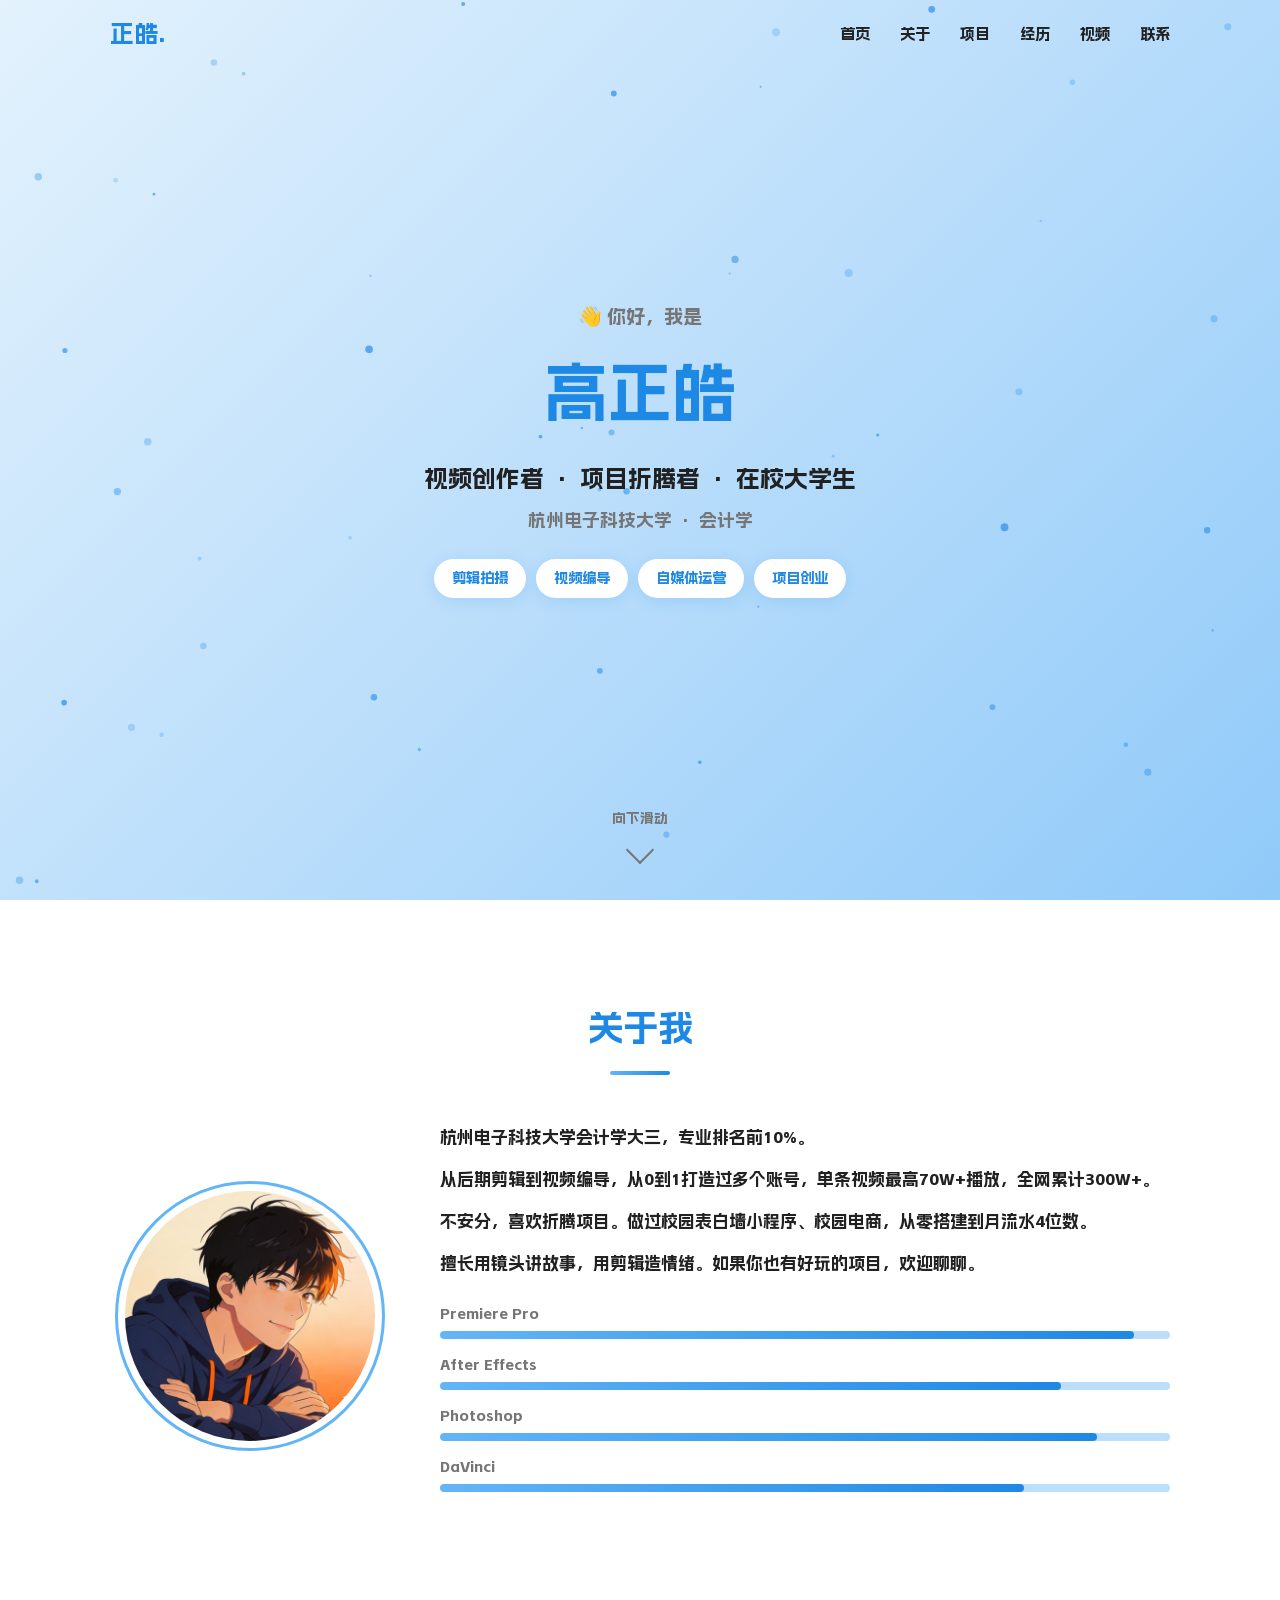
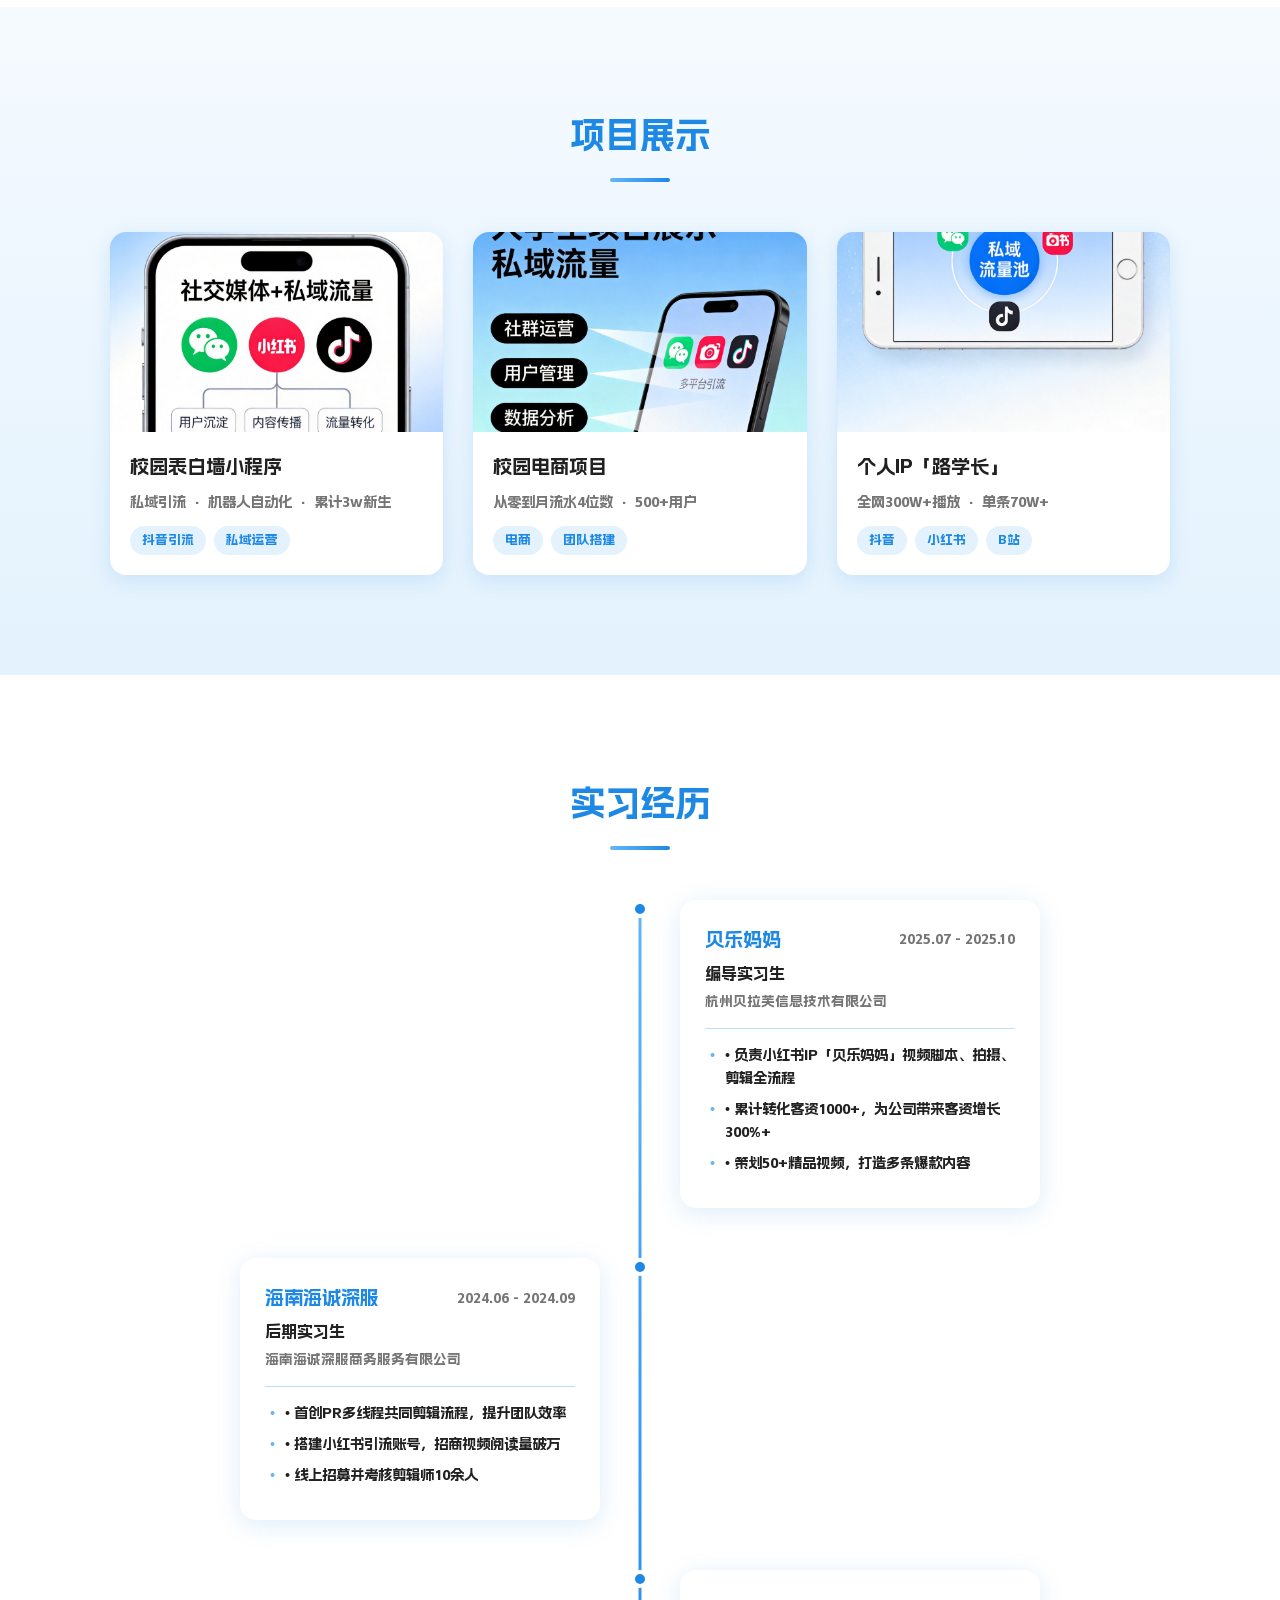
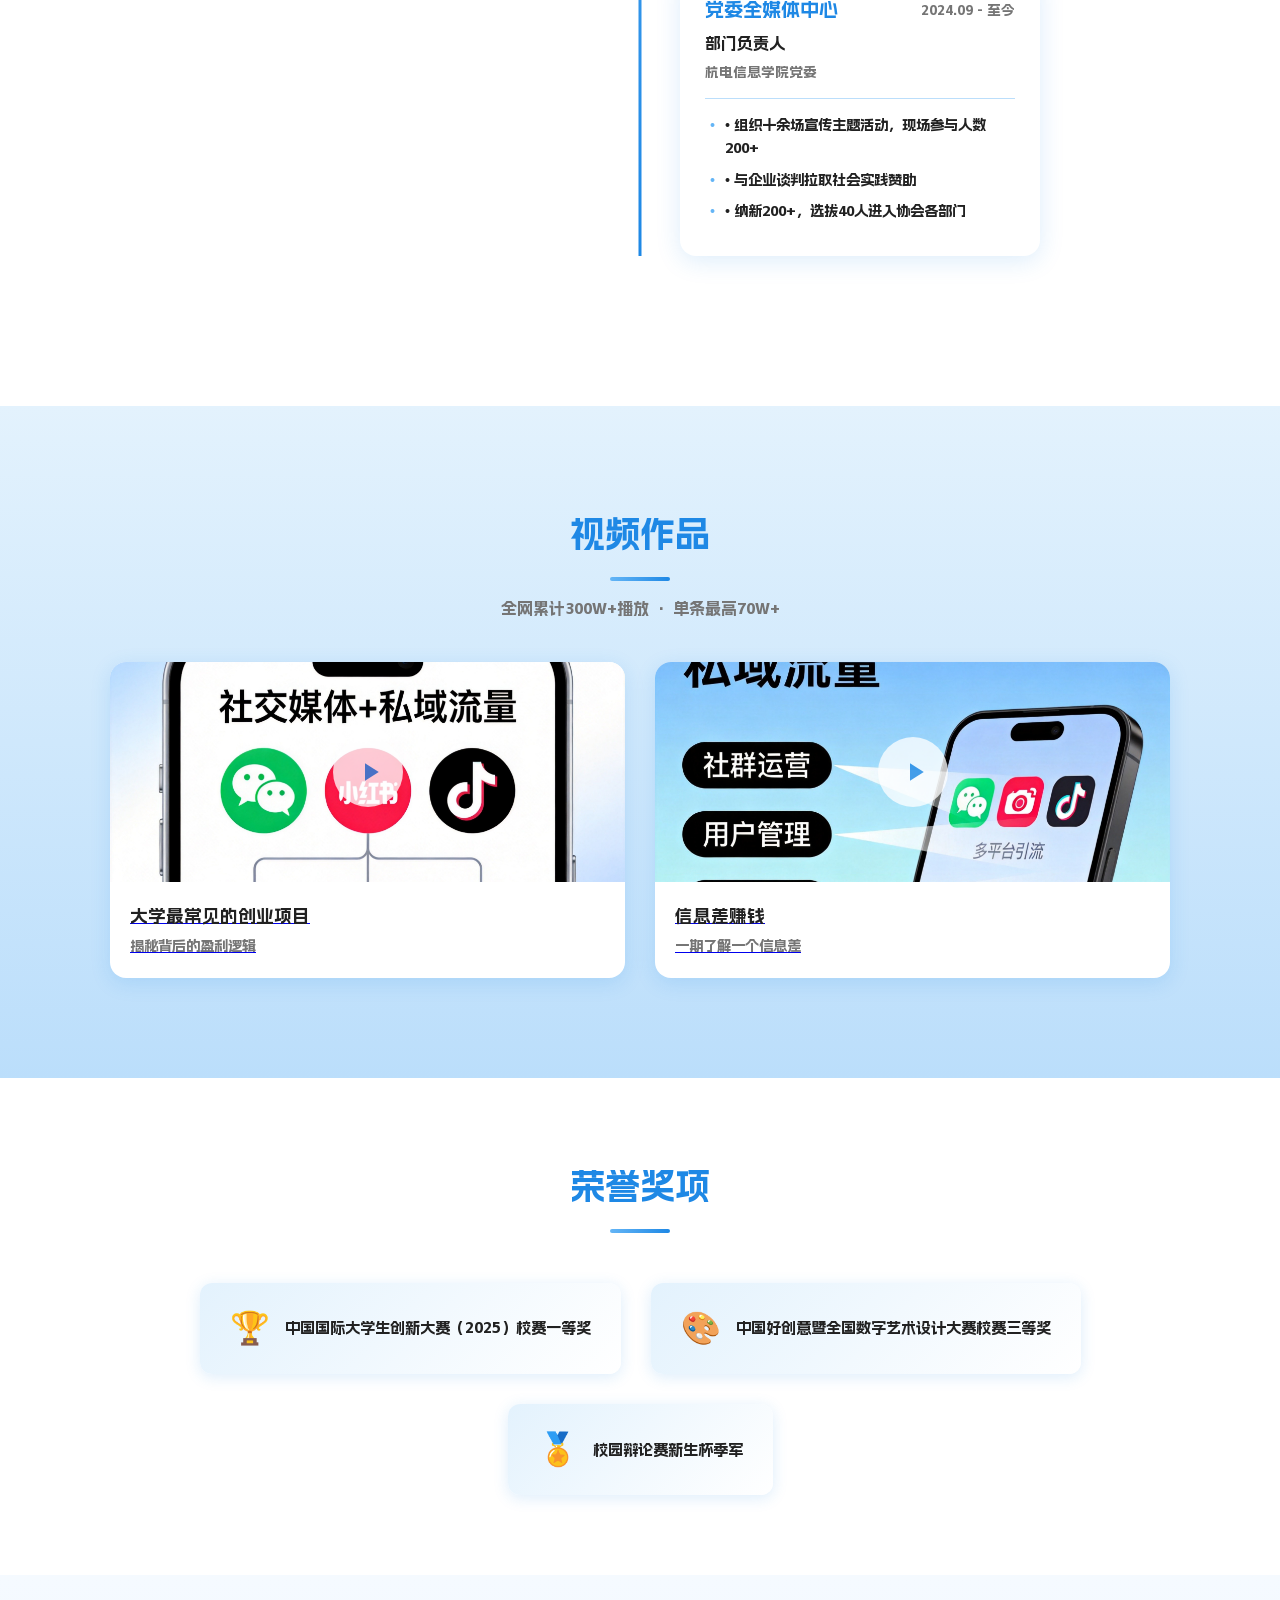
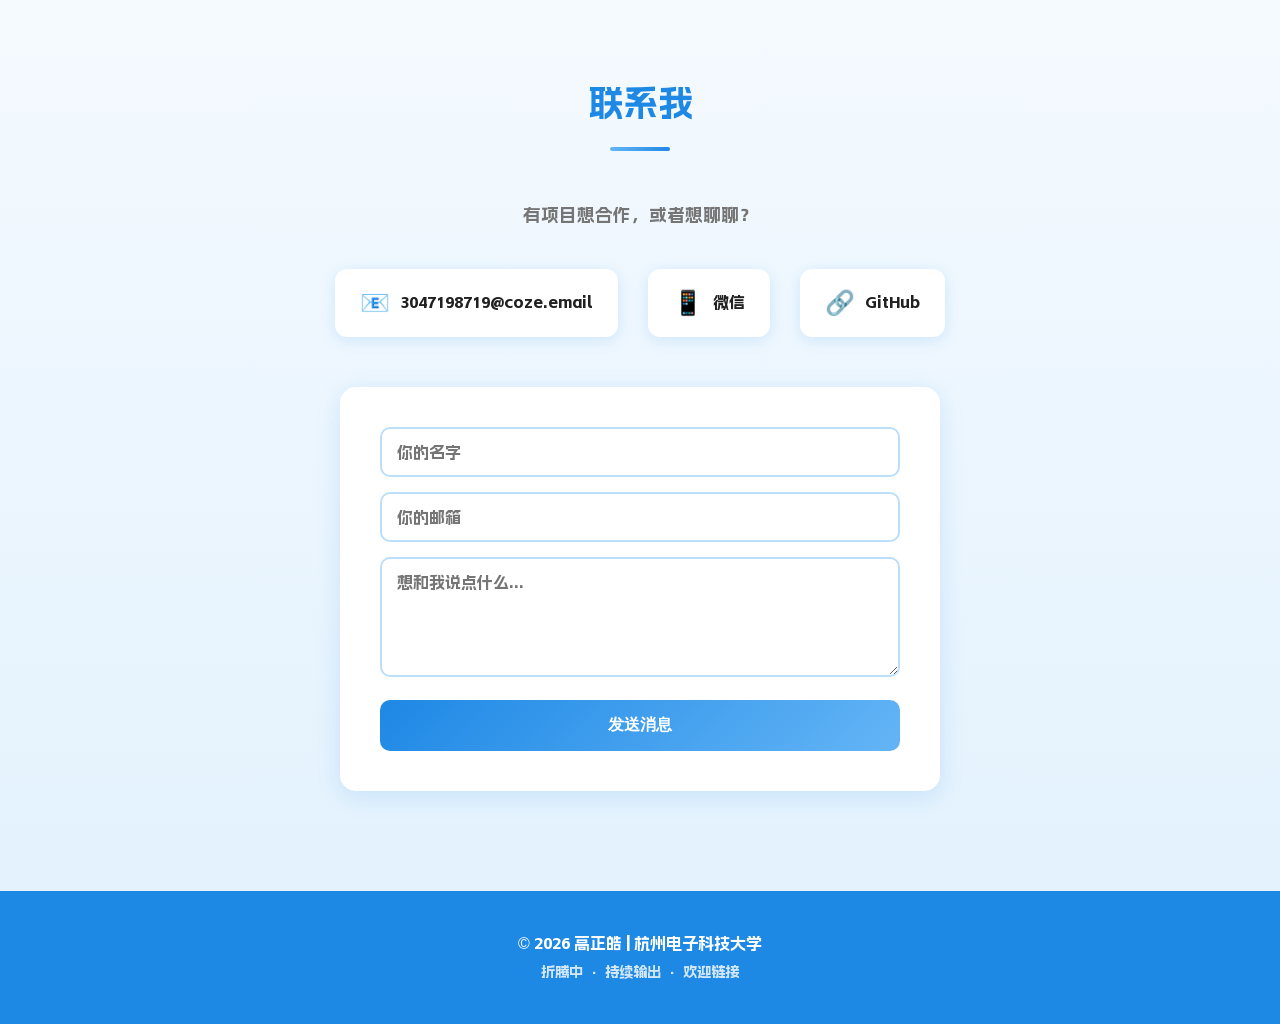
<file: 个人网站_v3/index.html>
<!DOCTYPE html>
<html lang="zh-CN">
<head>
    <meta charset="UTF-8">
    <meta name="viewport" content="width=device-width, initial-scale=1.0">
    <title>高正皓 | 视频创作者 & 项目折腾者</title>
    <link rel="stylesheet" href="css/style.css">
</head>
<body>
    <!-- 导航栏 -->
    <nav class="navbar" id="navbar">
        <div class="nav-container">
            <a href="#" class="nav-logo">正皓.</a>
            <ul class="nav-links">
                <li><a href="#home">首页</a></li>
                <li><a href="#about">关于</a></li>
                <li><a href="#projects">项目</a></li>
                <li><a href="#experience">经历</a></li>
                <li><a href="#videos">视频</a></li>
                <li><a href="#contact">联系</a></li>
            </ul>
            <div class="nav-toggle" id="navToggle">
                <span></span>
                <span></span>
                <span></span>
            </div>
        </div>
    </nav>

    <!-- Hero区 -->
    <section class="hero" id="home">
        <canvas id="particleCanvas"></canvas>
        <div class="hero-content">
            <p class="hero-greeting">👋 你好，我是</p>
            <h1 class="hero-name">高正皓</h1>
            <p class="hero-desc">视频创作者 · 项目折腾者 · 在校大学生</p>
            <p class="hero-sub">杭州电子科技大学 · 会计学</p>
            <div class="hero-tags">
                <span class="tag">剪辑拍摄</span>
                <span class="tag">视频编导</span>
                <span class="tag">自媒体运营</span>
                <span class="tag">项目创业</span>
            </div>
        </div>
        <a href="#about" class="scroll-down">
            <span>向下滑动</span>
            <div class="arrow"></div>
        </a>
    </section>

    <!-- 关于我 -->
    <section class="about" id="about">
        <div class="container">
            <h2 class="section-title">关于我</h2>
            <div class="about-content">
                <div class="about-avatar">
                    <img src="img/avatar.jpg" alt="头像">
                    <div class="avatar-ring"></div>
                </div>
                <div class="about-text">
                    <p>杭州电子科技大学会计学大三，专业排名前10%。</p>
                    <p>从后期剪辑到视频编导，从0到1打造过多个账号，单条视频最高70W+播放，全网累计300W+。</p>
                    <p>不安分，喜欢折腾项目。做过校园表白墙小程序、校园电商，从零搭建到月流水4位数。</p>
                    <p>擅长用镜头讲故事，用剪辑造情绪。如果你也有好玩的项目，欢迎聊聊。</p>
                    <div class="about-skills">
                        <div class="skill-item">
                            <span class="skill-name">Premiere Pro</span>
                            <div class="skill-bar"><div class="skill-fill" style="width: 95%"></div></div>
                        </div>
                        <div class="skill-item">
                            <span class="skill-name">After Effects</span>
                            <div class="skill-bar"><div class="skill-fill" style="width: 85%"></div></div>
                        </div>
                        <div class="skill-item">
                            <span class="skill-name">Photoshop</span>
                            <div class="skill-bar"><div class="skill-fill" style="width: 90%"></div></div>
                        </div>
                        <div class="skill-item">
                            <span class="skill-name">DaVinci</span>
                            <div class="skill-bar"><div class="skill-fill" style="width: 80%"></div></div>
                        </div>
                    </div>
                </div>
            </div>
        </div>
    </section>

    <!-- 项目展示 -->
    <section class="projects" id="projects">
        <div class="container">
            <h2 class="section-title">项目展示</h2>
            <div class="projects-grid">
                <a href="projects/wall.html" class="project-card">
                    <div class="project-cover">
                        <img src="img/project1.jpg" alt="校园表白墙" onerror="this.style.background='#E3F2FD'" style="object-fit:cover;width:100%;height:100%;">
                        <div class="project-overlay">
                            <span class="view-btn">查看详情 →</span>
                        </div>
                    </div>
                    <div class="project-info">
                        <h3>校园表白墙小程序</h3>
                        <p>私域引流 · 机器人自动化 · 累计3w新生</p>
                        <div class="project-tags">
                            <span>抖音引流</span>
                            <span>私域运营</span>
                        </div>
                    </div>
                </a>
                <a href="projects/ecommerce.html" class="project-card">
                    <div class="project-cover">
                        <img src="img/project2.jpg" alt="校园电商" onerror="this.style.background='#BBDEFB'" style="object-fit:cover;width:100%;height:100%;">
                        <div class="project-overlay">
                            <span class="view-btn">查看详情 →</span>
                        </div>
                    </div>
                    <div class="project-info">
                        <h3>校园电商项目</h3>
                        <p>从零到月流水4位数 · 500+用户</p>
                        <div class="project-tags">
                            <span>电商</span>
                            <span>团队搭建</span>
                        </div>
                    </div>
                </a>
                <a href="projects/luxun.html" class="project-card">
                    <div class="project-cover">
                        <img src="img/project3.jpg" alt="路学长IP" onerror="this.style.background='#90CAF9'" style="object-fit:cover;width:100%;height:100%;">
                        <div class="project-overlay">
                            <span class="view-btn">查看详情 →</span>
                        </div>
                    </div>
                    <div class="project-info">
                        <h3>个人IP「路学长」</h3>
                        <p>全网300W+播放 · 单条70W+</p>
                        <div class="project-tags">
                            <span>抖音</span>
                            <span>小红书</span>
                            <span>B站</span>
                        </div>
                    </div>
                </a>
            </div>
        </div>
    </section>

    <!-- 实习经历 -->
    <section class="experience" id="experience">
        <div class="container">
            <h2 class="section-title">实习经历</h2>
            <div class="timeline">
                <div class="timeline-item">
                    <div class="timeline-dot"></div>
                    <div class="timeline-content">
                        <div class="timeline-header">
                            <h3>贝乐妈妈</h3>
                            <span class="timeline-date">2025.07 - 2025.10</span>
                        </div>
                        <h4>编导实习生</h4>
                        <p class="timeline-company">杭州贝拉芙信息技术有限公司</p>
                        <div class="timeline-details">
                            <p>• 负责小红书IP「贝乐妈妈」视频脚本、拍摄、剪辑全流程</p>
                            <p>• 累计转化客资1000+，为公司带来客资增长300%+</p>
                            <p>• 策划50+精品视频，打造多条爆款内容</p>
                        </div>
                    </div>
                </div>
                <div class="timeline-item">
                    <div class="timeline-dot"></div>
                    <div class="timeline-content">
                        <div class="timeline-header">
                            <h3>海南海诚深服</h3>
                            <span class="timeline-date">2024.06 - 2024.09</span>
                        </div>
                        <h4>后期实习生</h4>
                        <p class="timeline-company">海南海诚深服商务服务有限公司</p>
                        <div class="timeline-details">
                            <p>• 首创PR多线程共同剪辑流程，提升团队效率</p>
                            <p>• 搭建小红书引流账号，招商视频阅读量破万</p>
                            <p>• 线上招募并考核剪辑师10余人</p>
                        </div>
                    </div>
                </div>
                <div class="timeline-item">
                    <div class="timeline-dot"></div>
                    <div class="timeline-content">
                        <div class="timeline-header">
                            <h3>党委全媒体中心</h3>
                            <span class="timeline-date">2024.09 - 至今</span>
                        </div>
                        <h4>部门负责人</h4>
                        <p class="timeline-company">杭电信息学院党委</p>
                        <div class="timeline-details">
                            <p>• 组织十余场宣传主题活动，现场参与人数200+</p>
                            <p>• 与企业谈判拉取社会实践赞助</p>
                            <p>• 纳新200+，选拔40人进入协会各部门</p>
                        </div>
                    </div>
                </div>
            </div>
        </div>
    </section>

    <!-- 视频作品 -->
    <section class="videos" id="videos">
        <div class="container">
            <h2 class="section-title">视频作品</h2>
            <p class="section-sub">全网累计300W+播放 · 单条最高70W+</p>
            <div class="videos-grid">
                <a href="https://www.douyin.com/video/7561326573895437583" target="_blank" class="video-card">
                    <div class="video-cover">
                        <img src="img/video1.jpg" alt="视频封面1" onerror="this.style.display='none'">
                        <div class="video-play">
                            <svg viewBox="0 0 24 24"><path d="M8 5v14l11-7z"/></svg>
                        </div>
                    </div>
                    <div class="video-info">
                        <h3>大学最常见的创业项目</h3>
                        <p>揭秘背后的盈利逻辑</p>
                    </div>
                </a>
                <a href="https://www.douyin.com/video/7614784455487655210" target="_blank" class="video-card">
                    <div class="video-cover">
                        <img src="img/video2.jpg" alt="视频封面2" onerror="this.style.display='none'">
                        <div class="video-play">
                            <svg viewBox="0 0 24 24"><path d="M8 5v14l11-7z"/></svg>
                        </div>
                    </div>
                    <div class="video-info">
                        <h3>信息差赚钱</h3>
                        <p>一期了解一个信息差</p>
                    </div>
                </a>
            </div>
        </div>
    </section>

    <!-- 荣誉奖项 -->
    <section class="awards" id="awards">
        <div class="container">
            <h2 class="section-title">荣誉奖项</h2>
            <div class="awards-grid">
                <div class="award-item">
                    <span class="award-icon">🏆</span>
                    <span class="award-text">中国国际大学生创新大赛（2025）校赛一等奖</span>
                </div>
                <div class="award-item">
                    <span class="award-icon">🎨</span>
                    <span class="award-text">中国好创意暨全国数字艺术设计大赛校赛三等奖</span>
                </div>
                <div class="award-item">
                    <span class="award-icon">🏅</span>
                    <span class="award-text">校园辩论赛新生杯季军</span>
                </div>
            </div>
        </div>
    </section>

    <!-- 联系 -->
    <section class="contact" id="contact">
        <div class="container">
            <h2 class="section-title">联系我</h2>
            <p class="contact-sub">有项目想合作，或者想聊聊？</p>
            <div class="contact-links">
                <a href="mailto:3047198719@coze.email" class="contact-item">
                    <span class="contact-icon">📧</span>
                    <span>3047198719@coze.email</span>
                </a>
                <a href="#" class="contact-item">
                    <span class="contact-icon">📱</span>
                    <span>微信</span>
                </a>
                <a href="#" class="contact-item">
                    <span class="contact-icon">🔗</span>
                    <span>GitHub</span>
                </a>
            </div>
            <form class="contact-form" id="contactForm">
                <input type="text" placeholder="你的名字" required>
                <input type="email" placeholder="你的邮箱" required>
                <textarea placeholder="想和我说点什么..." rows="4" required></textarea>
                <button type="submit" class="submit-btn">发送消息</button>
            </form>
        </div>
    </section>

    <!-- 页脚 -->
    <footer>
        <div class="container">
            <p>© 2026 高正皓 | 杭州电子科技大学</p>
            <p class="footer-sub">折腾中 · 持续输出 · 欢迎链接</p>
        </div>
    </footer>

    <!-- 视频播放器弹窗 -->
    <div class="video-modal" id="videoModal">
        <div class="modal-content">
            <button class="modal-close" id="modalClose">×</button>
            <div class="video-player" id="videoPlayer"></div>
        </div>
    </div>

    <script src="js/main.js"></script>
</body>
</html>
</file>
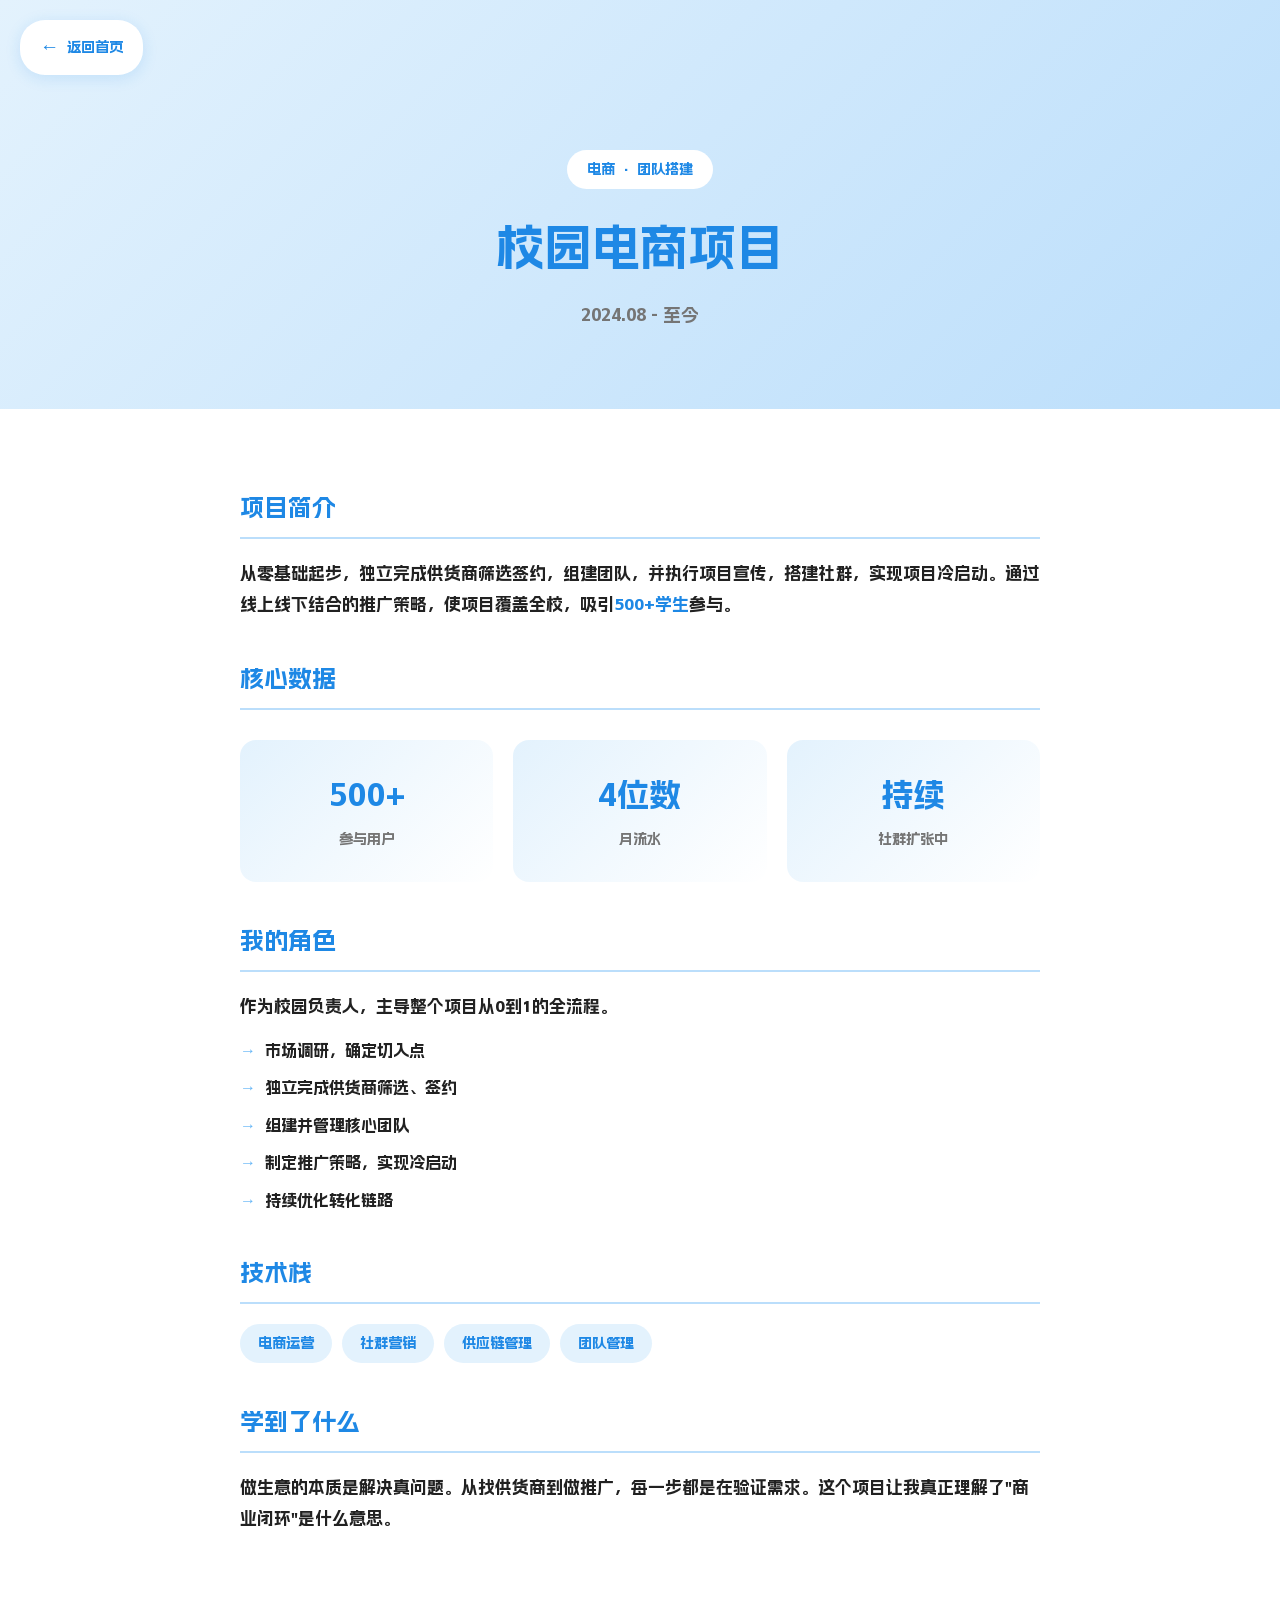
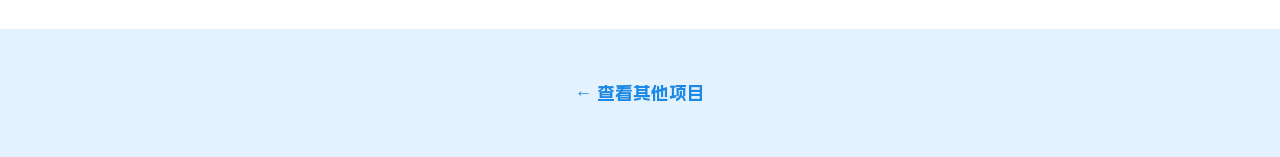
<file: 个人网站_v3/projects/ecommerce.html>
<!DOCTYPE html>
<html lang="zh-CN">
<head>
    <meta charset="UTF-8">
    <meta name="viewport" content="width=device-width, initial-scale=1.0">
    <title>校园电商项目 | 高正皓</title>
    <link rel="stylesheet" href="../css/style.css">
    <link rel="stylesheet" href="../css/project-detail.css">
</head>
<body>
    <a href="../index.html" class="back-btn">
        <span>←</span> 返回首页
    </a>

    <section class="project-hero">
        <div class="container">
            <span class="project-tag">电商 · 团队搭建</span>
            <h1>校园电商项目</h1>
            <p class="project-date">2024.08 - 至今</p>
        </div>
    </section>

    <section class="project-content">
        <div class="container">
            <div class="project-main">
                <h2>项目简介</h2>
                <p>从零基础起步，独立完成供货商筛选签约，组建团队，并执行项目宣传，搭建社群，实现项目冷启动。通过线上线下结合的推广策略，使项目覆盖全校，吸引<span class="highlight">500+学生</span>参与。</p>

                <h2>核心数据</h2>
                <div class="highlights">
                    <div class="highlight-item">
                        <span class="highlight-num">500+</span>
                        <span class="highlight-label">参与用户</span>
                    </div>
                    <div class="highlight-item">
                        <span class="highlight-num">4位数</span>
                        <span class="highlight-label">月流水</span>
                    </div>
                    <div class="highlight-item">
                        <span class="highlight-num">持续</span>
                        <span class="highlight-label">社群扩张中</span>
                    </div>
                </div>

                <h2>我的角色</h2>
                <p>作为校园负责人，主导整个项目从0到1的全流程。</p>
                <ul class="role-list">
                    <li>市场调研，确定切入点</li>
                    <li>独立完成供货商筛选、签约</li>
                    <li>组建并管理核心团队</li>
                    <li>制定推广策略，实现冷启动</li>
                    <li>持续优化转化链路</li>
                </ul>

                <h2>技术栈</h2>
                <div class="tech-stack">
                    <span>电商运营</span>
                    <span>社群营销</span>
                    <span>供应链管理</span>
                    <span>团队管理</span>
                </div>

                <h2>学到了什么</h2>
                <p>做生意的本质是解决真问题。从找供货商到做推广，每一步都是在验证需求。这个项目让我真正理解了"商业闭环"是什么意思。</p>
            </div>
        </div>
    </section>

    <footer class="project-footer">
        <div class="container">
            <a href="../index.html#projects" class="more-projects">
                ← 查看其他项目
            </a>
        </div>
    </footer>
</body>
</html>
</file>
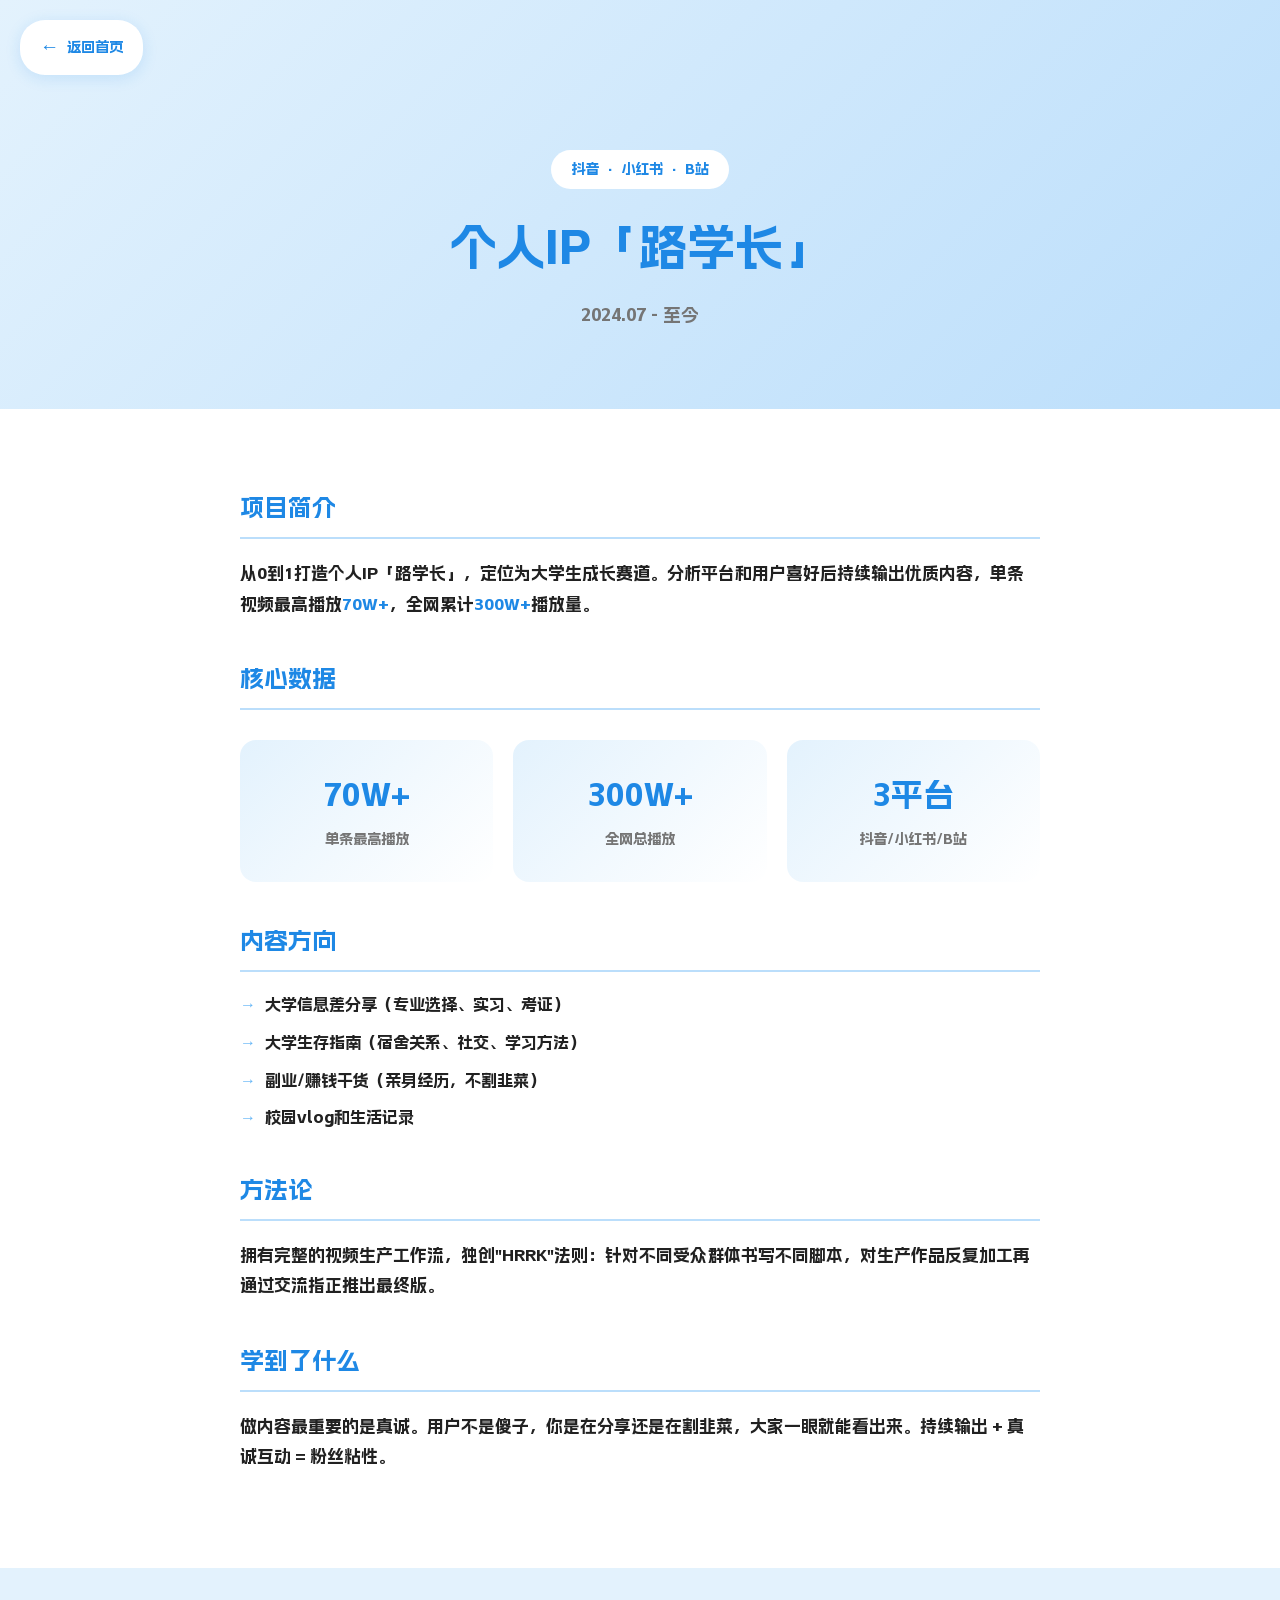
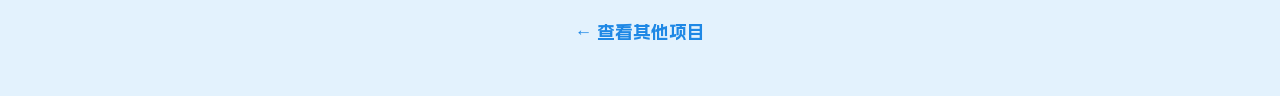
<file: 个人网站_v3/projects/luxun.html>
<!DOCTYPE html>
<html lang="zh-CN">
<head>
    <meta charset="UTF-8">
    <meta name="viewport" content="width=device-width, initial-scale=1.0">
    <title>个人IP「路学长」 | 高正皓</title>
    <link rel="stylesheet" href="../css/style.css">
    <link rel="stylesheet" href="../css/project-detail.css">
</head>
<body>
    <a href="../index.html" class="back-btn">
        <span>←</span> 返回首页
    </a>

    <section class="project-hero">
        <div class="container">
            <span class="project-tag">抖音 · 小红书 · B站</span>
            <h1>个人IP「路学长」</h1>
            <p class="project-date">2024.07 - 至今</p>
        </div>
    </section>

    <section class="project-content">
        <div class="container">
            <div class="project-main">
                <h2>项目简介</h2>
                <p>从0到1打造个人IP「路学长」，定位为大学生成长赛道。分析平台和用户喜好后持续输出优质内容，单条视频最高播放<span class="highlight">70W+</span>，全网累计<span class="highlight">300W+</span>播放量。</p>

                <h2>核心数据</h2>
                <div class="highlights">
                    <div class="highlight-item">
                        <span class="highlight-num">70W+</span>
                        <span class="highlight-label">单条最高播放</span>
                    </div>
                    <div class="highlight-item">
                        <span class="highlight-num">300W+</span>
                        <span class="highlight-label">全网总播放</span>
                    </div>
                    <div class="highlight-item">
                        <span class="highlight-num">3平台</span>
                        <span class="highlight-label">抖音/小红书/B站</span>
                    </div>
                </div>

                <h2>内容方向</h2>
                <ul class="role-list">
                    <li>大学信息差分享（专业选择、实习、考证）</li>
                    <li>大学生存指南（宿舍关系、社交、学习方法）</li>
                    <li>副业/赚钱干货（亲身经历，不割韭菜）</li>
                    <li>校园vlog和生活记录</li>
                </ul>

                <h2>方法论</h2>
                <p>拥有完整的视频生产工作流，独创"HRRK"法则：针对不同受众群体书写不同脚本，对生产作品反复加工再通过交流指正推出最终版。</p>

                <h2>学到了什么</h2>
                <p>做内容最重要的是真诚。用户不是傻子，你是在分享还是在割韭菜，大家一眼就能看出来。持续输出 + 真诚互动 = 粉丝粘性。</p>
            </div>
        </div>
    </section>

    <footer class="project-footer">
        <div class="container">
            <a href="../index.html#projects" class="more-projects">
                ← 查看其他项目
            </a>
        </div>
    </footer>
</body>
</html>
</file>
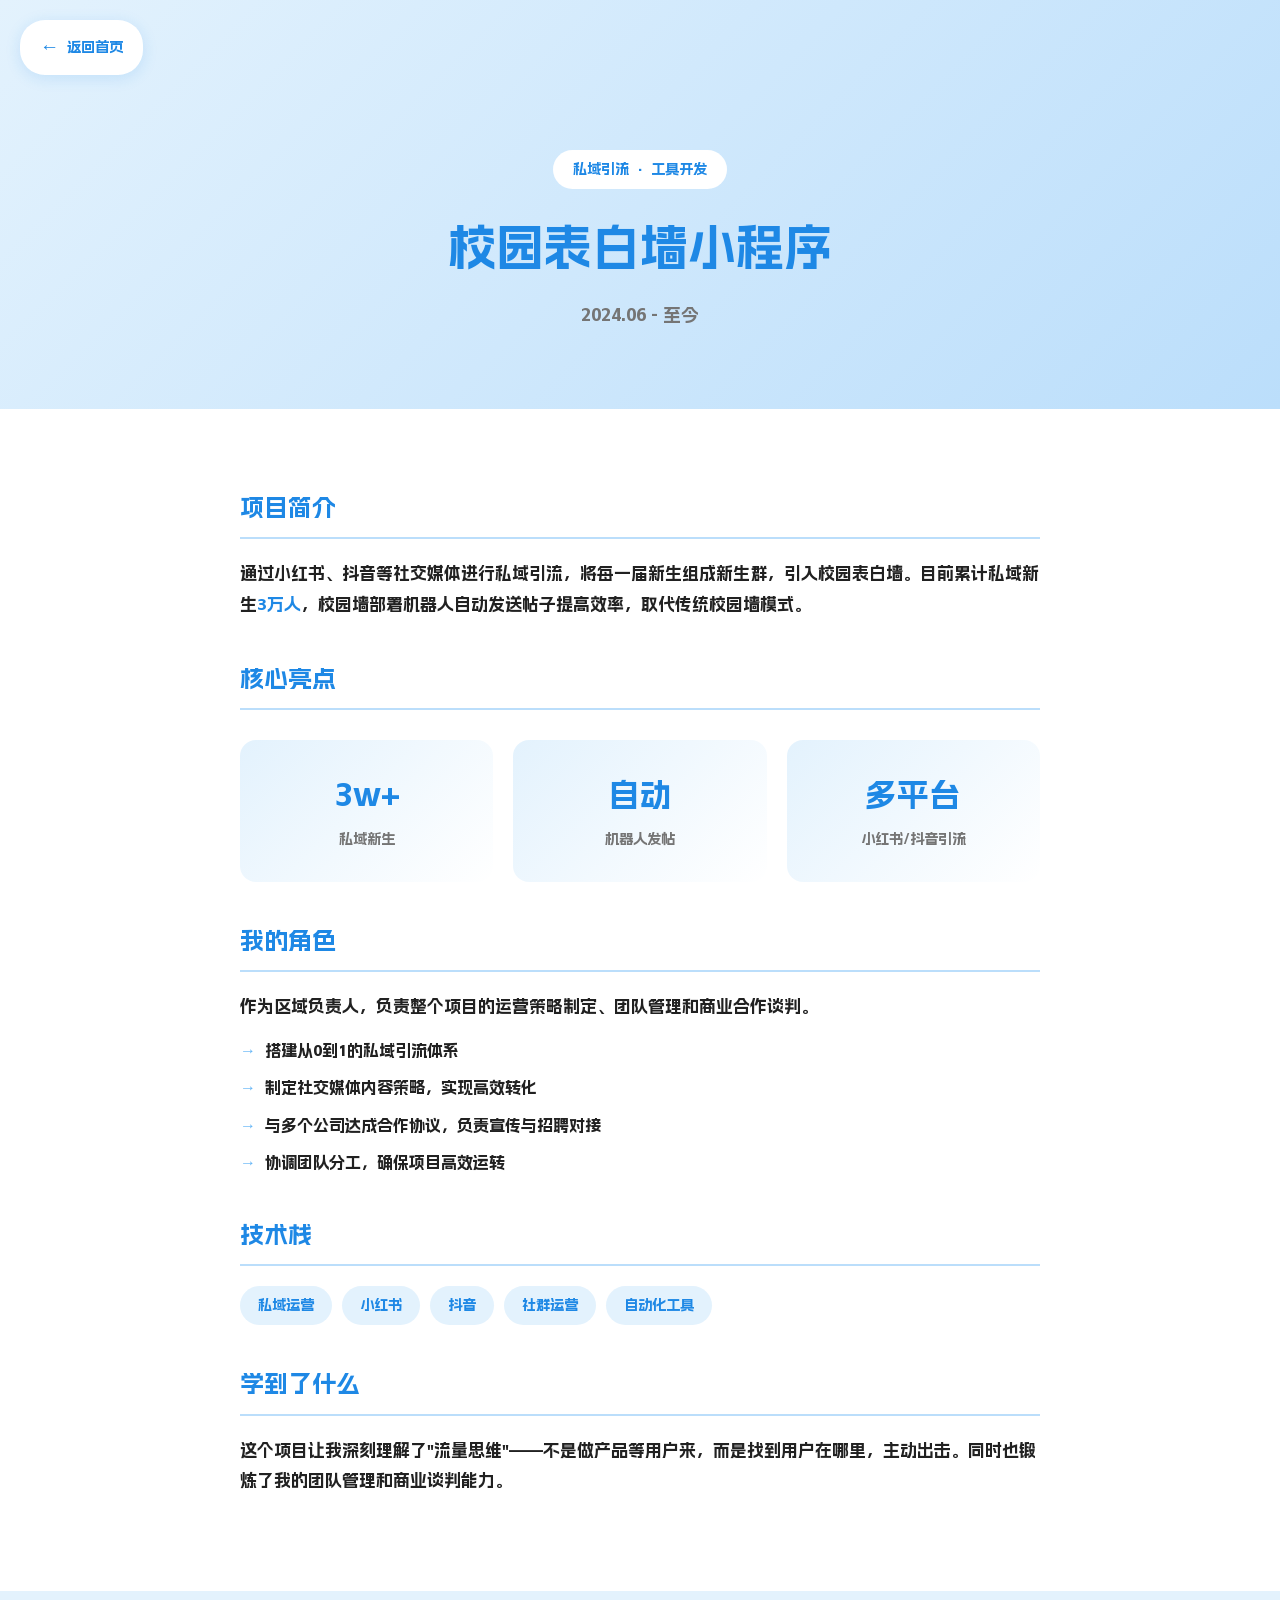
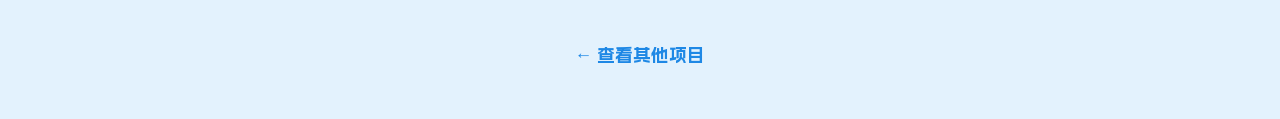
<file: 个人网站_v3/projects/wall.html>
<!DOCTYPE html>
<html lang="zh-CN">
<head>
    <meta charset="UTF-8">
    <meta name="viewport" content="width=device-width, initial-scale=1.0">
    <title>校园表白墙小程序 | 高正皓</title>
    <link rel="stylesheet" href="../css/style.css">
    <link rel="stylesheet" href="../css/project-detail.css">
</head>
<body>
    <a href="../index.html" class="back-btn">
        <span>←</span> 返回首页
    </a>

    <section class="project-hero">
        <div class="container">
            <span class="project-tag">私域引流 · 工具开发</span>
            <h1>校园表白墙小程序</h1>
            <p class="project-date">2024.06 - 至今</p>
        </div>
    </section>

    <section class="project-content">
        <div class="container">
            <div class="project-main">
                <h2>项目简介</h2>
                <p>通过小红书、抖音等社交媒体进行私域引流，将每一届新生组成新生群，引入校园表白墙。目前累计私域新生<span class="highlight">3万人</span>，校园墙部署机器人自动发送帖子提高效率，取代传统校园墙模式。</p>

                <h2>核心亮点</h2>
                <div class="highlights">
                    <div class="highlight-item">
                        <span class="highlight-num">3w+</span>
                        <span class="highlight-label">私域新生</span>
                    </div>
                    <div class="highlight-item">
                        <span class="highlight-num">自动</span>
                        <span class="highlight-label">机器人发帖</span>
                    </div>
                    <div class="highlight-item">
                        <span class="highlight-num">多平台</span>
                        <span class="highlight-label">小红书/抖音引流</span>
                    </div>
                </div>

                <h2>我的角色</h2>
                <p>作为区域负责人，负责整个项目的运营策略制定、团队管理和商业合作谈判。</p>
                <ul class="role-list">
                    <li>搭建从0到1的私域引流体系</li>
                    <li>制定社交媒体内容策略，实现高效转化</li>
                    <li>与多个公司达成合作协议，负责宣传与招聘对接</li>
                    <li>协调团队分工，确保项目高效运转</li>
                </ul>

                <h2>技术栈</h2>
                <div class="tech-stack">
                    <span>私域运营</span>
                    <span>小红书</span>
                    <span>抖音</span>
                    <span>社群运营</span>
                    <span>自动化工具</span>
                </div>

                <h2>学到了什么</h2>
                <p>这个项目让我深刻理解了"流量思维"——不是做产品等用户来，而是找到用户在哪里，主动出击。同时也锻炼了我的团队管理和商业谈判能力。</p>
            </div>
        </div>
    </section>

    <footer class="project-footer">
        <div class="container">
            <a href="../index.html#projects" class="more-projects">
                ← 查看其他项目
            </a>
        </div>
    </footer>
</body>
</html>
</file>
<file: 个人网站_v3/css/style.css>
/* ===== 字体引入 ===== */
@font-face {
    font-family: 'ChuangKeJinGang';
    src: url('ALIMAMASHUHEITI_1778431082584_0_jgjg.ttf') format('truetype');
    font-weight: normal;
    font-style: normal;
}

/* ===== 全局样式 ===== */
* {
    margin: 0;
    padding: 0;
    box-sizing: border-box;
}

:root {
    --primary: #E3F2FD;
    --primary-light: #BBDEFB;
    --primary-dark: #1E88E5;
    --accent: #64B5F6;
    --text: #212121;
    --text-light: #757575;
    --white: #FFFFFF;
    --shadow: rgba(30, 136, 229, 0.15);
}

html {
    scroll-behavior: smooth;
}

body {
    font-family: 'ChuangKeJinGang', -apple-system, BlinkMacSystemFont, 'Segoe UI', 'PingFang SC', 'Microsoft YaHei', sans-serif;
    color: var(--text);
    line-height: 1.6;
    background: var(--white);
}

.container {
    max-width: 1100px;
    margin: 0 auto;
    padding: 0 20px;
}

/* ===== 导航栏 ===== */
.navbar {
    position: fixed;
    top: 0;
    left: 0;
    right: 0;
    z-index: 1000;
    padding: 15px 0;
    transition: all 0.3s ease;
}

.navbar.scrolled {
    background: rgba(255, 255, 255, 0.98);
    box-shadow: 0 2px 20px var(--shadow);
}

.nav-container {
    max-width: 1100px;
    margin: 0 auto;
    padding: 0 20px;
    display: flex;
    justify-content: space-between;
    align-items: center;
}

.nav-logo {
    font-size: 1.5rem;
    font-weight: 700;
    color: var(--primary-dark);
    text-decoration: none;
}

.nav-links {
    display: flex;
    list-style: none;
    gap: 30px;
}

.nav-links a {
    text-decoration: none;
    color: var(--text);
    font-size: 0.95rem;
    transition: color 0.3s;
}

.nav-links a:hover {
    color: var(--primary-dark);
}

.nav-toggle {
    display: none;
    flex-direction: column;
    gap: 5px;
    cursor: pointer;
}

.nav-toggle span {
    width: 25px;
    height: 2px;
    background: var(--text);
    transition: all 0.3s;
}

/* ===== Hero区 ===== */
.hero {
    min-height: 100vh;
    display: flex;
    align-items: center;
    justify-content: center;
    position: relative;
    background: linear-gradient(135deg, #E3F2FD 0%, #BBDEFB 50%, #90CAF9 100%);
    overflow: hidden;
}

#particleCanvas {
    position: absolute;
    top: 0;
    left: 0;
    width: 100%;
    height: 100%;
    pointer-events: none;
}

.hero-content {
    text-align: center;
    z-index: 10;
    padding: 20px;
}

.hero-greeting {
    font-size: 1.2rem;
    color: var(--text-light);
    margin-bottom: 10px;
    opacity: 0;
    transform: translateY(30px);
    transition: opacity 0.6s ease 0.1s, transform 0.6s cubic-bezier(0.34, 1.56, 0.64, 1) 0.1s;
}

.hero-name {
    font-size: 4rem;
    font-weight: 800;
    color: var(--primary-dark);
    margin-bottom: 15px;
    opacity: 0;
    transform: scale(0.7);
    transition: opacity 0.7s ease 0.25s, transform 0.7s cubic-bezier(0.34, 1.56, 0.64, 1) 0.25s;
}

.hero-desc {
    font-size: 1.5rem;
    color: var(--text);
    margin-bottom: 8px;
    opacity: 0;
    transform: translateY(30px);
    transition: opacity 0.6s ease 0.4s, transform 0.6s cubic-bezier(0.34, 1.56, 0.64, 1) 0.4s;
}

.hero-sub {
    font-size: 1.1rem;
    color: var(--text-light);
    margin-bottom: 25px;
    opacity: 0;
    transform: translateY(30px);
    transition: opacity 0.6s ease 0.55s, transform 0.6s cubic-bezier(0.34, 1.56, 0.64, 1) 0.55s;
}

.hero-tags {
    display: flex;
    flex-wrap: wrap;
    justify-content: center;
    gap: 10px;
    opacity: 0;
    transform: translateY(30px);
    transition: opacity 0.6s ease 0.7s, transform 0.6s cubic-bezier(0.34, 1.56, 0.64, 1) 0.7s;
}

/* Hero区所有元素 visible 后显示 */
.hero-greeting.hero-visible,
.hero-name.hero-visible,
.hero-desc.hero-visible,
.hero-sub.hero-visible,
.hero-tags.hero-visible {
    opacity: 1;
    transform: none;
}

.tag {
    background: var(--white);
    color: var(--primary-dark);
    padding: 8px 18px;
    border-radius: 25px;
    font-size: 0.9rem;
    font-weight: 500;
    box-shadow: 0 3px 15px var(--shadow);
    transition: transform 0.3s, box-shadow 0.3s;
}

.tag:hover {
    transform: translateY(-3px);
    box-shadow: 0 5px 20px var(--shadow);
}

.scroll-down {
    position: absolute;
    bottom: 40px;
    left: 50%;
    transform: translateX(-50%) translateY(20px);
    text-decoration: none;
    color: var(--text-light);
    display: flex;
    flex-direction: column;
    align-items: center;
    gap: 10px;
    opacity: 0;
    transition: opacity 0.6s ease 0.9s, transform 0.6s cubic-bezier(0.34, 1.56, 0.64, 1) 0.9s;
}

.scroll-down.hero-visible {
    opacity: 1;
    transform: translateX(-50%) translateY(0);
}

.scroll-down span {
    font-size: 0.85rem;
}

.arrow {
    width: 20px;
    height: 20px;
    border-right: 2px solid var(--text-light);
    border-bottom: 2px solid var(--text-light);
    transform: rotate(45deg);
    animation: bounce 2s infinite;
}

@keyframes fadeInUp {
    from {
        opacity: 0;
        transform: translateY(30px);
    }
    to {
        opacity: 1;
        transform: translateY(0);
    }
}

@keyframes bounce {
    0%, 100% { transform: rotate(45deg) translateY(0); }
    50% { transform: rotate(45deg) translateY(10px); }
}

/* ===== 通用标题 ===== */
.section-title {
    font-size: 2.2rem;
    text-align: center;
    color: var(--primary-dark);
    margin-bottom: 50px;
    position: relative;
}

.section-title::after {
    content: '';
    display: block;
    width: 60px;
    height: 4px;
    background: linear-gradient(90deg, var(--accent), var(--primary-dark));
    margin: 15px auto 0;
    border-radius: 2px;
}

.section-sub {
    text-align: center;
    color: var(--text-light);
    margin-top: -35px;
    margin-bottom: 40px;
    font-size: 1rem;
}

/* ===== 关于我 ===== */
.about {
    padding: 100px 0;
    background: var(--white);
}

.about-content {
    display: grid;
    grid-template-columns: 280px 1fr;
    gap: 50px;
    align-items: center;
}

.about-avatar {
    position: relative;
    width: 250px;
    height: 250px;
    margin: 0 auto;
}

.about-avatar img {
    width: 100%;
    height: 100%;
    object-fit: cover;
    border-radius: 50%;
    position: relative;
    z-index: 2;
}

.avatar-ring {
    position: absolute;
    top: -10px;
    left: -10px;
    right: -10px;
    bottom: -10px;
    border: 3px solid var(--accent);
    border-radius: 50%;
    animation: pulse-ring 2s infinite;
}

@keyframes pulse-ring {
    0% { transform: scale(1); opacity: 1; }
    100% { transform: scale(1.1); opacity: 0; }
}

.about-text p {
    margin-bottom: 15px;
    color: var(--text);
    font-size: 1.05rem;
}

.about-skills {
    margin-top: 25px;
}

.skill-item {
    margin-bottom: 15px;
}

.skill-name {
    display: block;
    font-size: 0.9rem;
    color: var(--text-light);
    margin-bottom: 5px;
}

.skill-bar {
    height: 8px;
    background: var(--primary-light);
    border-radius: 4px;
    overflow: hidden;
}

.skill-fill {
    height: 100%;
    background: linear-gradient(90deg, var(--accent), var(--primary-dark));
    border-radius: 4px;
    transition: width 1s ease;
}

/* ===== 项目展示 ===== */
.projects {
    padding: 100px 0;
    background: linear-gradient(180deg, #F5FAFF 0%, #E3F2FD 100%);
}

.projects-grid {
    display: grid;
    grid-template-columns: repeat(auto-fit, minmax(300px, 1fr));
    gap: 30px;
}

.project-card {
    background: var(--white);
    border-radius: 16px;
    overflow: hidden;
    text-decoration: none;
    color: var(--text);
    box-shadow: 0 5px 20px var(--shadow);
    transition: transform 0.4s, box-shadow 0.4s;
}

.project-card:hover {
    transform: translateY(-10px);
    box-shadow: 0 15px 40px rgba(30, 136, 229, 0.25);
}

.project-cover {
    position: relative;
    height: 200px;
    overflow: hidden;
}

.project-cover img {
    width: 100%;
    height: 100%;
    object-fit: cover;
    transition: transform 0.4s;
}

.project-card:hover .project-cover img {
    transform: scale(1.1);
}

.project-overlay {
    position: absolute;
    top: 0;
    left: 0;
    right: 0;
    bottom: 0;
    background: rgba(30, 136, 229, 0.85);
    display: flex;
    align-items: center;
    justify-content: center;
    opacity: 0;
    transition: opacity 0.3s;
}

.project-card:hover .project-overlay {
    opacity: 1;
}

.view-btn {
    color: var(--white);
    font-weight: 600;
    font-size: 1rem;
}

.project-info {
    padding: 20px;
}

.project-info h3 {
    font-size: 1.2rem;
    margin-bottom: 8px;
    color: var(--text);
}

.project-info p {
    color: var(--text-light);
    font-size: 0.9rem;
    margin-bottom: 12px;
}

.project-tags {
    display: flex;
    flex-wrap: wrap;
    gap: 8px;
}

.project-tags span {
    background: var(--primary);
    color: var(--primary-dark);
    padding: 4px 12px;
    border-radius: 15px;
    font-size: 0.8rem;
}

/* ===== 实习经历 ===== */
.experience {
    padding: 100px 0;
    background: var(--white);
}

.timeline {
    max-width: 800px;
    margin: 0 auto;
    position: relative;
}

.timeline::before {
    content: '';
    position: absolute;
    left: 50%;
    transform: translateX(-50%);
    top: 0;
    bottom: 0;
    width: 3px;
    background: linear-gradient(180deg, var(--accent), var(--primary-dark));
}

.timeline-item {
    position: relative;
    margin-bottom: 50px;
    opacity: 0;
    transform: translateY(30px);
    transition: all 0.6s ease;
}

.timeline-item.visible {
    opacity: 1;
    transform: translateY(0);
}

.timeline-dot {
    position: absolute;
    left: 50%;
    transform: translateX(-50%);
    width: 18px;
    height: 18px;
    background: var(--primary-dark);
    border: 4px solid var(--white);
    border-radius: 50%;
    z-index: 2;
    cursor: pointer;
    transition: transform 0.3s, box-shadow 0.3s;
}

.timeline-item:hover .timeline-dot {
    transform: translateX(-50%) scale(1.3);
    box-shadow: 0 0 0 8px rgba(30, 136, 229, 0.2);
}

.timeline-content {
    width: calc(50% - 40px);
    background: var(--white);
    padding: 25px;
    border-radius: 16px;
    box-shadow: 0 5px 25px var(--shadow);
    position: relative;
}

.timeline-item:nth-child(odd) .timeline-content {
    margin-left: auto;
}

.timeline-header {
    display: flex;
    justify-content: space-between;
    align-items: center;
    margin-bottom: 5px;
}

.timeline-header h3 {
    font-size: 1.2rem;
    color: var(--primary-dark);
}

.timeline-date {
    font-size: 0.85rem;
    color: var(--text-light);
}

.timeline-content h4 {
    font-size: 1rem;
    color: var(--text);
    margin-bottom: 5px;
}

.timeline-company {
    font-size: 0.85rem;
    color: var(--text-light);
    margin-bottom: 15px;
}

.timeline-details {
    border-top: 1px solid var(--primary-light);
    padding-top: 15px;
}

.timeline-details p {
    font-size: 0.9rem;
    color: var(--text);
    margin-bottom: 8px;
    position: relative;
    padding-left: 20px;
}

.timeline-details p::before {
    content: '•';
    position: absolute;
    left: 5px;
    color: var(--accent);
}

/* ===== 视频作品 ===== */
.videos {
    padding: 100px 0;
    background: linear-gradient(180deg, #E3F2FD 0%, #BBDEFB 100%);
}

.videos-grid {
    display: grid;
    grid-template-columns: repeat(auto-fit, minmax(350px, 1fr));
    gap: 30px;
}

.video-card {
    background: var(--white);
    border-radius: 16px;
    overflow: hidden;
    cursor: pointer;
    box-shadow: 0 5px 20px var(--shadow);
    transition: transform 0.4s, box-shadow 0.4s;
}

.video-card:hover {
    transform: translateY(-8px);
    box-shadow: 0 15px 40px rgba(30, 136, 229, 0.25);
}

.video-cover {
    position: relative;
    height: 220px;
    overflow: hidden;
}

.video-cover img {
    width: 100%;
    height: 100%;
    object-fit: cover;
    transition: transform 0.4s;
}

.video-card:hover .video-cover img {
    transform: scale(1.1);
}

.video-play {
    position: absolute;
    top: 50%;
    left: 50%;
    transform: translate(-50%, -50%);
    width: 70px;
    height: 70px;
    background: rgba(255, 255, 255, 0.95);
    border-radius: 50%;
    display: flex;
    align-items: center;
    justify-content: center;
    opacity: 0.8;
    transition: all 0.3s;
}

.video-play svg {
    width: 30px;
    height: 30px;
    fill: var(--primary-dark);
    margin-left: 5px;
}

.video-card:hover .video-play {
    opacity: 1;
    transform: translate(-50%, -50%) scale(1.1);
    box-shadow: 0 5px 20px var(--shadow);
}

.video-info {
    padding: 20px;
}

.video-info h3 {
    font-size: 1.1rem;
    color: var(--text);
    margin-bottom: 5px;
}

.video-info p {
    font-size: 0.9rem;
    color: var(--text-light);
}

/* ===== 荣誉奖项 ===== */
.awards {
    padding: 80px 0;
    background: var(--white);
}

.awards-grid {
    display: flex;
    flex-wrap: wrap;
    justify-content: center;
    gap: 30px;
}

.award-item {
    display: flex;
    align-items: center;
    gap: 15px;
    background: linear-gradient(135deg, var(--primary) 0%, var(--white) 100%);
    padding: 20px 30px;
    border-radius: 12px;
    box-shadow: 0 3px 15px var(--shadow);
    transition: transform 0.3s;
}

.award-item:hover {
    transform: translateY(-5px);
}

.award-icon {
    font-size: 2rem;
}

.award-text {
    font-size: 0.95rem;
    color: var(--text);
    font-weight: 500;
}

/* ===== 联系 ===== */
.contact {
    padding: 100px 0;
    background: linear-gradient(180deg, #F5FAFF 0%, #E3F2FD 100%);
}

.contact-sub {
    text-align: center;
    color: var(--text-light);
    margin-bottom: 40px;
    font-size: 1.1rem;
}

.contact-links {
    display: flex;
    justify-content: center;
    flex-wrap: wrap;
    gap: 30px;
    margin-bottom: 50px;
}

.contact-item {
    display: flex;
    align-items: center;
    gap: 10px;
    text-decoration: none;
    color: var(--text);
    font-size: 1rem;
    padding: 15px 25px;
    background: var(--white);
    border-radius: 12px;
    box-shadow: 0 3px 15px var(--shadow);
    transition: all 0.3s;
}

.contact-item:hover {
    transform: translateY(-5px);
    box-shadow: 0 8px 25px var(--shadow);
    color: var(--primary-dark);
}

.contact-icon {
    font-size: 1.5rem;
}

.contact-form {
    max-width: 600px;
    margin: 0 auto;
    background: var(--white);
    padding: 40px;
    border-radius: 16px;
    box-shadow: 0 5px 25px var(--shadow);
}

.contact-form input,
.contact-form textarea {
    width: 100%;
    padding: 15px;
    margin-bottom: 15px;
    border: 2px solid var(--primary-light);
    border-radius: 10px;
    font-size: 1rem;
    font-family: inherit;
    transition: border-color 0.3s;
}

.contact-form input:focus,
.contact-form textarea:focus {
    outline: none;
    border-color: var(--primary-dark);
}

.contact-form textarea {
    resize: vertical;
    min-height: 120px;
}

.submit-btn {
    width: 100%;
    padding: 15px;
    background: linear-gradient(135deg, var(--primary-dark) 0%, var(--accent) 100%);
    color: var(--white);
    border: none;
    border-radius: 10px;
    font-size: 1rem;
    font-weight: 600;
    cursor: pointer;
    transition: transform 0.3s, box-shadow 0.3s;
}

.submit-btn:hover {
    transform: translateY(-3px);
    box-shadow: 0 8px 25px var(--shadow);
}

/* ===== 页脚 ===== */
footer {
    background: var(--primary-dark);
    color: var(--white);
    padding: 40px 0;
    text-align: center;
}

footer p {
    font-size: 1rem;
}

.footer-sub {
    font-size: 0.9rem;
    opacity: 0.8;
    margin-top: 5px;
}

/* ===== 视频弹窗 ===== */
.video-modal {
    position: fixed;
    top: 0;
    left: 0;
    right: 0;
    bottom: 0;
    background: rgba(0, 0, 0, 0.9);
    z-index: 2000;
    display: none;
    align-items: center;
    justify-content: center;
}

.video-modal.active {
    display: flex;
}

.modal-content {
    width: 90%;
    max-width: 900px;
    position: relative;
}

.modal-close {
    position: absolute;
    top: -50px;
    right: 0;
    background: none;
    border: none;
    color: var(--white);
    font-size: 3rem;
    cursor: pointer;
    line-height: 1;
}

.video-player {
    width: 100%;
    aspect-ratio: 16/9;
    background: var(--text);
    border-radius: 12px;
    overflow: hidden;
}

.video-player iframe {
    width: 100%;
    height: 100%;
}

/* ===== 响应式 ===== */
@media (max-width: 768px) {
    .nav-links {
        position: fixed;
        top: 0;
        right: -100%;
        width: 70%;
        height: 100vh;
        background: var(--white);
        flex-direction: column;
        padding: 100px 30px;
        gap: 25px;
        transition: right 0.3s;
        box-shadow: -5px 0 20px var(--shadow);
    }

    .nav-links.active {
        right: 0;
    }

    .nav-toggle {
        display: flex;
        z-index: 1001;
    }

    .hero-name {
        font-size: 2.5rem;
    }

    .hero-desc {
        font-size: 1.2rem;
    }

    .about-content {
        grid-template-columns: 1fr;
        text-align: center;
    }

    .timeline::before {
        left: 20px;
    }

    .timeline-dot {
        left: 20px;
    }

    .timeline-content {
        width: calc(100% - 50px);
        margin-left: 50px !important;
    }

    .videos-grid {
        grid-template-columns: 1fr;
    }

    .awards-grid {
        flex-direction: column;
        align-items: center;
    }
}

/* ===== 入场动画 ===== */
.fade-in {
    opacity: 0;
    transform: translateY(30px);
    transition: all 0.6s cubic-bezier(0.68, -0.55, 0.265, 1.55);
}

.fade-in.visible {
    opacity: 1;
    transform: translateY(0);
}

/* ===== 弹跳动画 ===== */
@keyframes bounceIn {
    0% {
        opacity: 0;
        transform: scale(0.3);
    }
    50% {
        transform: scale(1.05);
    }
    70% {
        transform: scale(0.9);
    }
    100% {
        opacity: 1;
        transform: scale(1);
    }
}

@keyframes bounceInUp {
    0% {
        opacity: 0;
        transform: translateY(60px);
    }
    60% {
        opacity: 1;
        transform: translateY(-10px);
    }
    80% {
        transform: translateY(5px);
    }
    100% {
        transform: translateY(0);
    }
}

@keyframes bounceInLeft {
    0% {
        opacity: 0;
        transform: translateX(-60px);
    }
    60% {
        opacity: 1;
        transform: translateX(10px);
    }
    80% {
        transform: translateX(-5px);
    }
    100% {
        transform: translateX(0);
    }
}

@keyframes bounceInRight {
    0% {
        opacity: 0;
        transform: translateX(60px);
    }
    60% {
        opacity: 1;
        transform: translateX(-10px);
    }
    80% {
        transform: translateX(5px);
    }
    100% {
        transform: translateX(0);
    }
}

@keyframes elasticIn {
    0% {
        opacity: 0;
        transform: scale(0.5);
    }
    50% {
        transform: scale(1.1);
    }
    70% {
        transform: scale(0.95);
    }
    85% {
        transform: scale(1.03);
    }
    100% {
        opacity: 1;
        transform: scale(1);
    }
}

/* 项目卡片 - 由JS IntersectionObserver控制入场 */
.project-card {
    opacity: 0;
    transform: translateY(40px);
    transition: opacity 0.6s cubic-bezier(0.68, -0.55, 0.265, 1.55), transform 0.6s cubic-bezier(0.68, -0.55, 0.265, 1.55);
}

.project-card:nth-child(2) { transition-delay: 0.1s; }
.project-card:nth-child(3) { transition-delay: 0.2s; }

.project-card.visible {
    opacity: 1;
    transform: translateY(0);
}

/* 时间线内容 - 由JS控制 */
.timeline-item:nth-child(odd) .timeline-content {
    opacity: 0;
    transform: translateX(-40px);
    transition: opacity 0.6s cubic-bezier(0.68, -0.55, 0.265, 1.55), transform 0.6s cubic-bezier(0.68, -0.55, 0.265, 1.55);
}

.timeline-item:nth-child(even) .timeline-content {
    opacity: 0;
    transform: translateX(40px);
    transition: opacity 0.6s cubic-bezier(0.68, -0.55, 0.265, 1.55), transform 0.6s cubic-bezier(0.68, -0.55, 0.265, 1.55);
}

.timeline-item.visible .timeline-content {
    opacity: 1;
    transform: translateX(0);
}

/* 视频卡片 - 由JS IntersectionObserver控制入场 */
.video-card {
    opacity: 0;
    transform: translateY(40px);
    transition: opacity 0.6s cubic-bezier(0.68, -0.55, 0.265, 1.55), transform 0.6s cubic-bezier(0.68, -0.55, 0.265, 1.55);
}

.video-card:nth-child(2) { transition-delay: 0.1s; }

.video-card.visible {
    opacity: 1;
    transform: translateY(0);
}

/* 奖项 - 由JS控制 */
.award-item {
    opacity: 0;
    transform: scale(0.85);
    transition: opacity 0.5s cubic-bezier(0.68, -0.55, 0.265, 1.55), transform 0.5s cubic-bezier(0.68, -0.55, 0.265, 1.55);
}

.award-item:nth-child(2) { transition-delay: 0.1s; }
.award-item:nth-child(3) { transition-delay: 0.2s; }

.award-item.visible {
    opacity: 1;
    transform: scale(1);
}

/* 联系卡片 - 由JS控制 */
.contact-item {
    opacity: 0;
    transform: scale(0.85);
    transition: opacity 0.5s cubic-bezier(0.68, -0.55, 0.265, 1.55), transform 0.5s cubic-bezier(0.68, -0.55, 0.265, 1.55);
}

.contact-item:nth-child(2) { transition-delay: 0.1s; }
.contact-item:nth-child(3) { transition-delay: 0.2s; }

.contact-item.visible {
    opacity: 1;
    transform: scale(1);
}

/* 弹窗激活动画 */
.video-modal.active .modal-content {
    animation: elasticIn 0.5s cubic-bezier(0.68, -0.55, 0.265, 1.55);
}
</file>
<file: 个人网站_v3/css/project-detail.css>
/* ===== 返回按钮 ===== */
.back-btn {
    position: fixed;
    top: 20px;
    left: 20px;
    z-index: 100;
    display: flex;
    align-items: center;
    gap: 8px;
    padding: 12px 20px;
    background: var(--white);
    color: var(--primary-dark);
    text-decoration: none;
    border-radius: 25px;
    font-size: 0.9rem;
    font-weight: 500;
    box-shadow: 0 3px 15px var(--shadow);
    transition: all 0.3s;
}

.back-btn:hover {
    transform: translateX(-5px);
    box-shadow: 0 5px 20px var(--shadow);
}

.back-btn span {
    font-size: 1.2rem;
}

/* ===== 项目Hero ===== */
.project-hero {
    padding: 150px 0 80px;
    background: linear-gradient(135deg, #E3F2FD 0%, #BBDEFB 100%);
    text-align: center;
}

.project-tag {
    display: inline-block;
    background: var(--white);
    color: var(--primary-dark);
    padding: 8px 20px;
    border-radius: 20px;
    font-size: 0.9rem;
    margin-bottom: 20px;
}

.project-hero h1 {
    font-size: 3rem;
    color: var(--primary-dark);
    margin-bottom: 15px;
}

.project-date {
    color: var(--text-light);
    font-size: 1.1rem;
}

/* ===== 项目内容 ===== */
.project-content {
    padding: 80px 0;
    background: var(--white);
}

.project-main {
    max-width: 800px;
    margin: 0 auto;
}

.project-main h2 {
    font-size: 1.5rem;
    color: var(--primary-dark);
    margin: 40px 0 20px;
    padding-bottom: 10px;
    border-bottom: 2px solid var(--primary-light);
}

.project-main h2:first-child {
    margin-top: 0;
}

.project-main p {
    font-size: 1.05rem;
    line-height: 1.8;
    color: var(--text);
    margin-bottom: 15px;
}

.project-main .highlight {
    color: var(--primary-dark);
    font-weight: 600;
}

/* ===== 亮点数据 ===== */
.highlights {
    display: grid;
    grid-template-columns: repeat(3, 1fr);
    gap: 20px;
    margin: 30px 0;
}

.highlight-item {
    text-align: center;
    padding: 30px 20px;
    background: linear-gradient(135deg, var(--primary) 0%, var(--white) 100%);
    border-radius: 16px;
}

.highlight-num {
    display: block;
    font-size: 2rem;
    font-weight: 700;
    color: var(--primary-dark);
    margin-bottom: 5px;
}

.highlight-label {
    font-size: 0.9rem;
    color: var(--text-light);
}

/* ===== 角色列表 ===== */
.role-list {
    list-style: none;
    margin-top: 15px;
}

.role-list li {
    position: relative;
    padding-left: 25px;
    margin-bottom: 12px;
    font-size: 1rem;
}

.role-list li::before {
    content: '→';
    position: absolute;
    left: 0;
    color: var(--accent);
    font-weight: bold;
}

/* ===== 技术栈 ===== */
.tech-stack {
    display: flex;
    flex-wrap: wrap;
    gap: 10px;
    margin-top: 15px;
}

.tech-stack span {
    background: var(--primary);
    color: var(--primary-dark);
    padding: 8px 18px;
    border-radius: 20px;
    font-size: 0.9rem;
}

/* ===== 项目页脚 ===== */
.project-footer {
    padding: 50px 0;
    background: var(--primary);
    text-align: center;
}

.more-projects {
    display: inline-flex;
    align-items: center;
    gap: 8px;
    color: var(--primary-dark);
    text-decoration: none;
    font-size: 1.1rem;
    font-weight: 500;
    transition: transform 0.3s;
}

.more-projects:hover {
    transform: translateX(-5px);
}

/* ===== 响应式 ===== */
@media (max-width: 768px) {
    .project-hero h1 {
        font-size: 2rem;
    }

    .highlights {
        grid-template-columns: 1fr;
    }

    .back-btn {
        top: 70px;
    }
}
</file>
